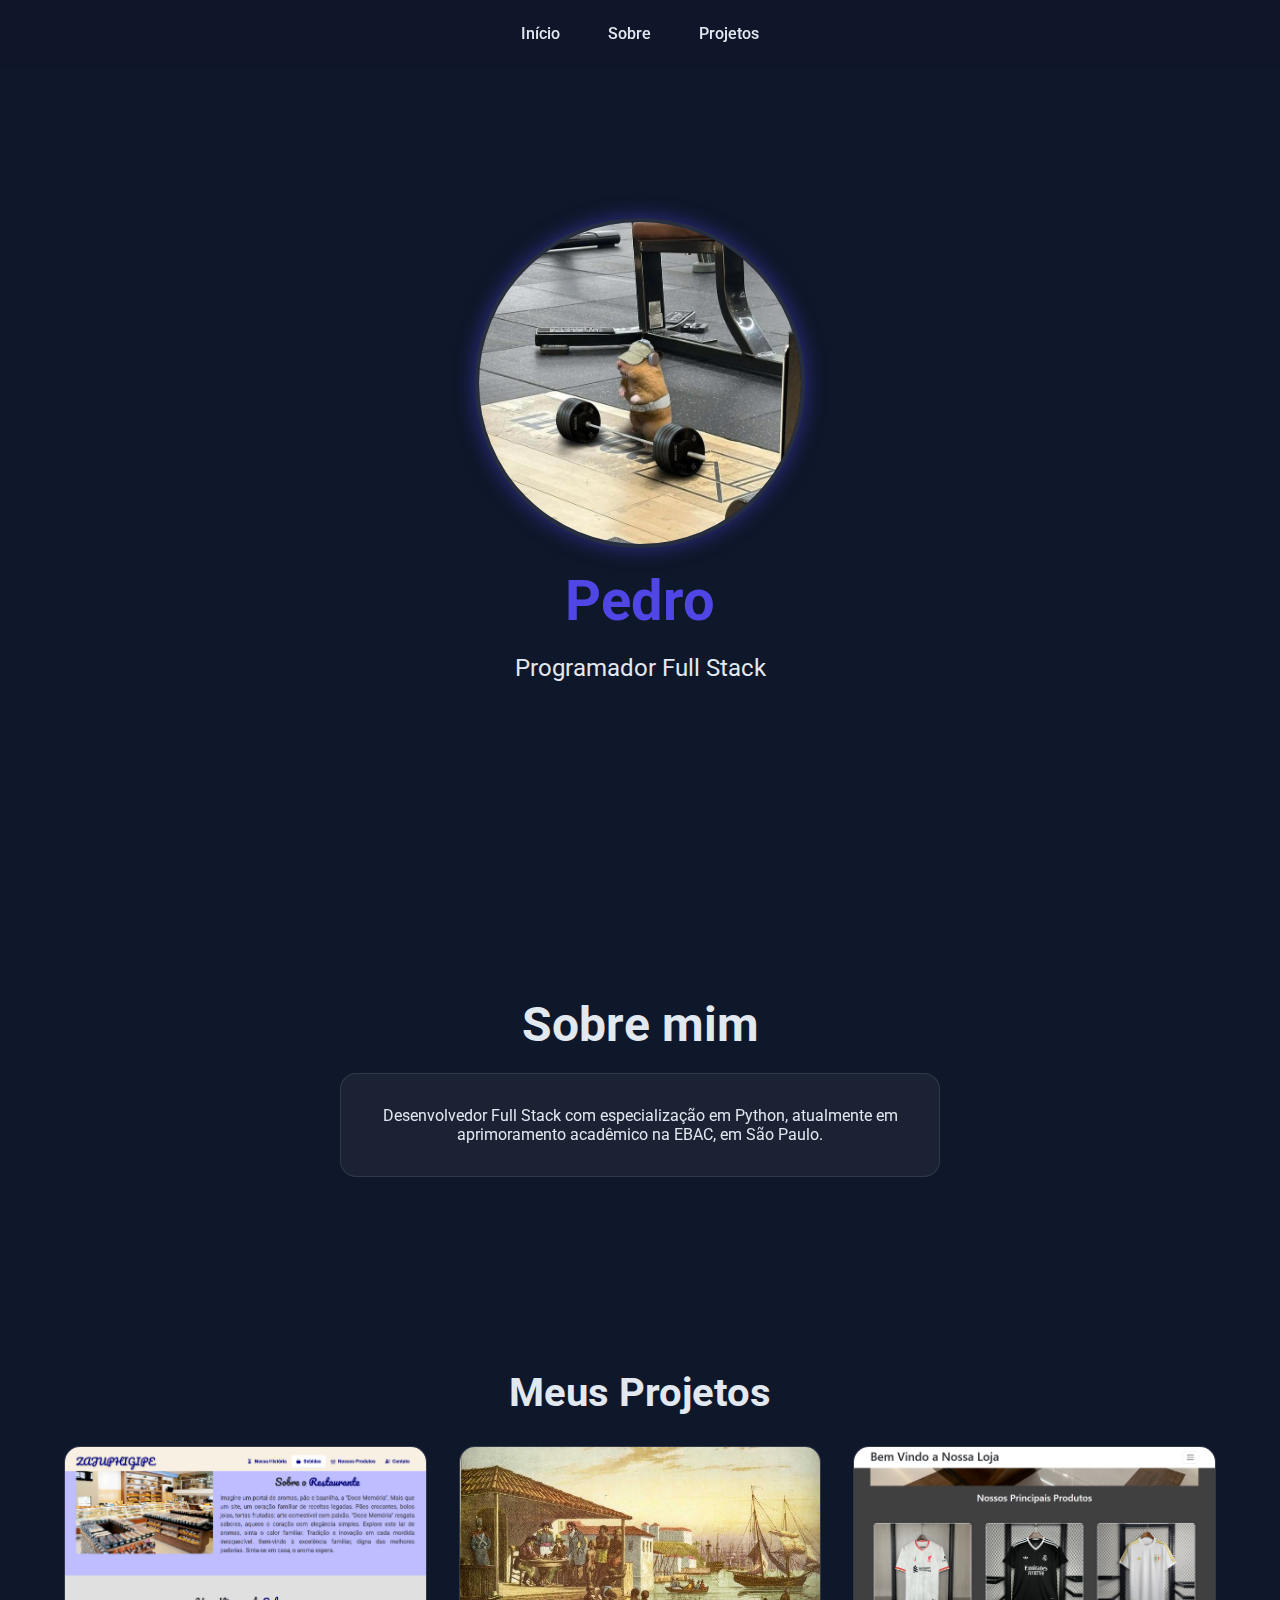
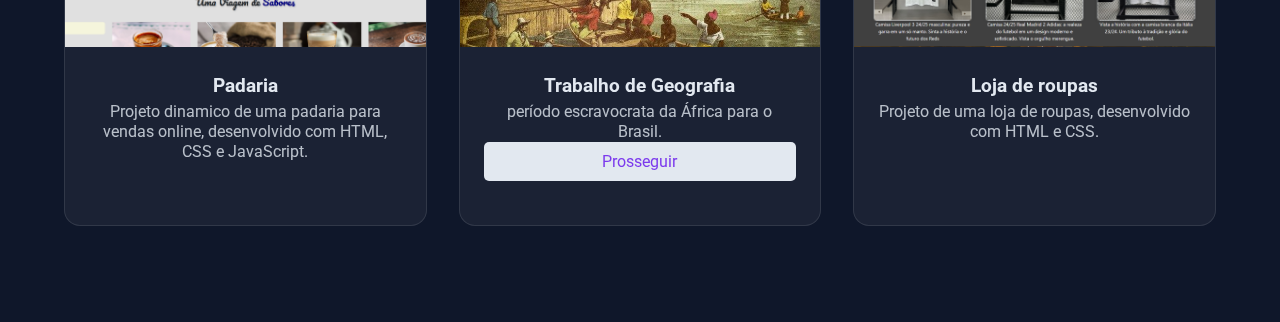
<file: index2.html>
<!DOCTYPE html>
<html lang="pt-BR">
<head>
    <meta charset="UTF-8">
    <meta name="viewport" content="width=device-width, initial-scale=1.0">
    <title>Pedro</title>
    <link rel="stylesheet" href="styles.css">
    
    <link rel="preconnect" href="https://fonts.googleapis.com">
    <link rel="preconnect" href="https://fonts.gstatic.com" crossorigin>
    <link href="https://fonts.googleapis.com/css2?family=Bungee&family=Roboto&display=swap" rel="stylesheet">
</head>
<body>
    <nav class="navegacao">
        <ul class="menu">
            <li>
                <a href="#inicio" class="menu-link">Início</a>
            </li>
            <li>
                <a href="#sobre" class="menu-link">Sobre</a>
            </li>
            <li>
                <a href="#projetos" class="menu-link">Projetos</a>
            </li>
        </ul>
    </nav>
    <main id="inicio" class="cabecalho">
            <img src="./img/82e9d3965336a3045c7facdafa497080.jpg" alt="Foto do pedro" class="foto-perfil">
            <h1>Pedro</h1>
            <p class="cabecalho-sub-titulo">Programador Full Stack</p>
    </main>
    <section id="sobre" class="sobre">
        <h2 class="sobre-titulo">Sobre mim</h2>
        <div class="sobre-caixa">
            <p class="sobre-paragrafo">
                Desenvolvedor Full Stack com especialização em Python, atualmente em aprimoramento acadêmico na EBAC, em São Paulo.
            </p>
        </div>
    </section>
    <section id="projetos" class="projetos">
        <h2 class="projetos-titulo">Meus Projetos</h2>
        <div class="projetos-caixa">
            <div class="projetos-card">
                <img src="./img/Captura de tela 2025-06-10 234807.png" alt="Projeto 1" class="projetos-imagem">
                <div class="caixa-textos-projeto">
                    <h3 class="info-projetos">Padaria</h3>
                    <p class="paragrafo-projetos">
                        Projeto dinamico de uma padaria para vendas online, desenvolvido com HTML, CSS e JavaScript.
                    </p>
                </div>
            </div>
            <div class="projetos-card">
                <img src="./img/29f649abb6e8d143744ac19169bf1918.jpg" alt="Projeto 2" class="projetos-imagem">
                <div class="caixa-textos-projeto">
                    <h3 class="info-projetos">Trabalho de Geografia</h3>
                    <p class="paragrafo-projetos">
                        período escravocrata da África para o Brasil.
                    </p>
                    <a href="index3.html" class="button">Prosseguir</a>
                </div>
            </div>
            <div class="projetos-card">
                <img src="./img/Captura de tela 2025-06-10 235024.png" alt="Projeto 1" class="projetos-imagem">
                <div class="caixa-textos-projeto">
                    <h3 class="info-projetos">Loja de roupas</h3>
                    <p class="paragrafo-projetos">
                        Projeto de uma loja de roupas, desenvolvido com HTML e CSS.
                    </p>
                </div>
            </div>
        </div>
</body>
</html>
</file>
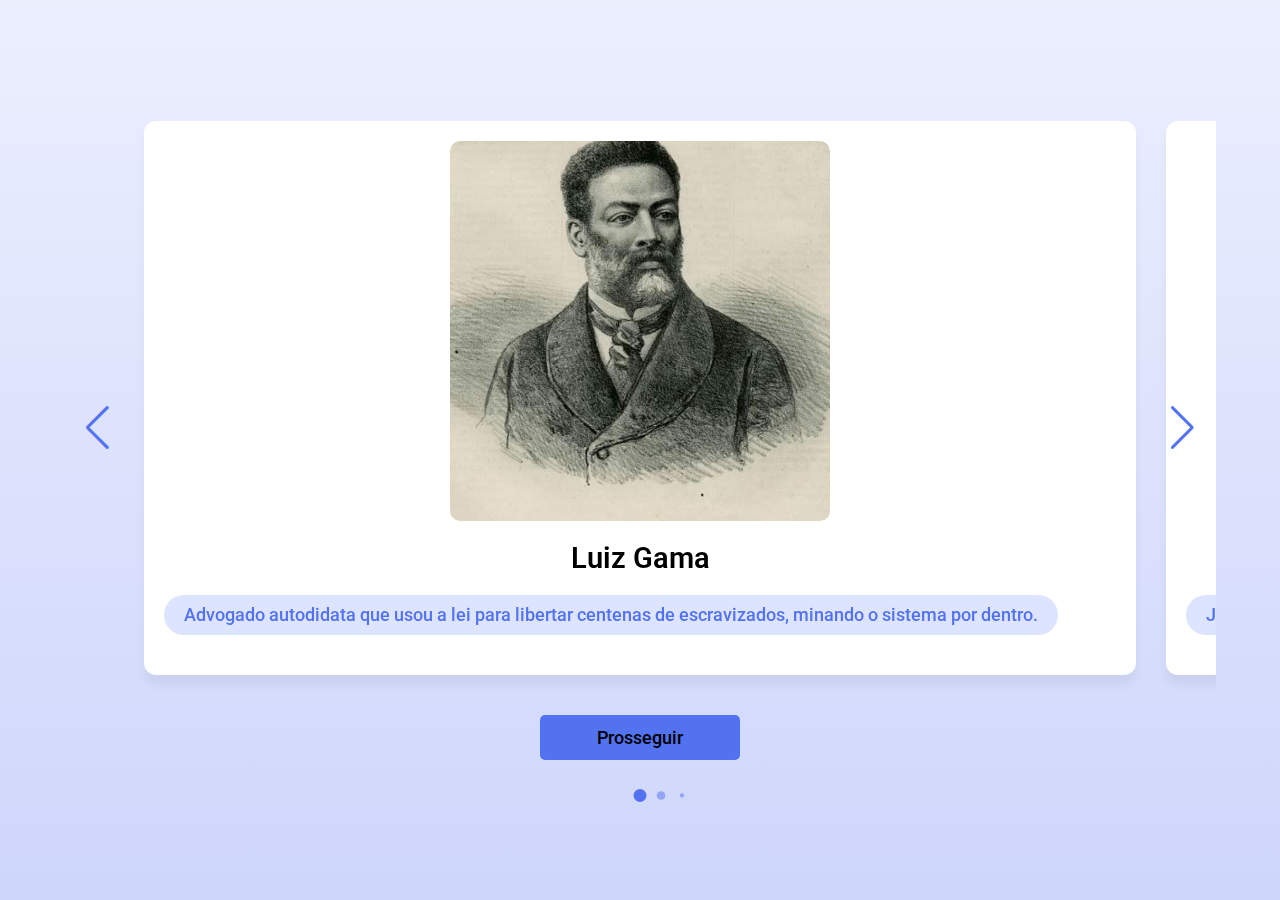
<file: index3.html>
<!DOCTYPE html>
<html lang="pt-BR">
<head>
    <meta charset="UTF-8">
    <meta name="viewport" content="width=device-width, initial-scale=1.0">
    <title>Historia</title>
    <link rel="stylesheet" href="styles1.css">
    <link rel="stylesheet" href="https://cdn.jsdelivr.net/npm/swiper@11/swiper-bundle.min.css">

    <link rel="preconnect" href="https://fonts.googleapis.com">
    <link rel="preconnect" href="https://fonts.gstatic.com" crossorigin>
    <link href="https://fonts.googleapis.com/css2?family=Bungee&family=Roboto&display=swap" rel="stylesheet">
</head>
<body>
    <div class="container swiper">
        <div class="card-wrapper">
            <ul class="card-list swiper-wrapper">
                <li class="card-item swiper-slide">
                    <a href="#" class="card-link">
                        <img src="./img/11593a18b72266aeda1c8876e656635d.jpg" alt="Luiz Gama" class="card-image">
                        <h2 class="card-title">
                            Luiz Gama
                        </h2>
                        <p class="badge">
                            Advogado autodidata que usou a lei para libertar centenas de escravizados, minando o sistema por dentro.
                        </p>
                    </a>
                </li>
                <li class="card-item swiper-slide">
                    <a href="#" class="card-link">
                        <img src="./img/7aa69b87a2d6e374bf325b907a090a51.jpg" alt="José do Patrocínio" class="card-image">
                        <h2 class="card-title">
                            José do Patrocínio
                        </h2>
                        <p class="badge">
                            Jornalista e ativista que mobilizou a opinião pública através da imprensa abolicionista.
                        </p>
                    </a>
                </li>
                <li class="card-item swiper-slide">
                    <a href="#" class="card-link">
                        <img src="./img/7e56d953baab7b4a757d5c8ff888cf38.jpg" alt="André Rebouças" class="card-image">
                        <h2 class="card-title">
                            André Rebouças
                        </h2>
                        <p class="badge">
                            Engenheiro e abolicionista que defendeu a inclusão social e econômica dos ex-escravizados.
                        </p>
                    </a>
                </li>
                <li class="card-item swiper-slide">
                    <a href="#" class="card-link">
                        <img src="./img/582b39c527167008369a86d4911b84fa.jpg" alt="Joaquim Nabuco" class="card-image">
                        <h2 class="card-title">
                            Joaquim Nabuco
                        </h2>
                        <p class="badge">
                            Jurista e político que liderou a campanha abolicionista no parlamento e articulou o movimento.
                        </p>
                    </a>
                </li>
                <li class="card-item swiper-slide">
                    <a href="#" class="card-link">
                        <img src="./img/f1f9bb85f207c8c3a26bcd8155c892eb.jpg" alt="Princesa Isabel" class="card-image">
                        <h2 class="card-title">
                            Princesa Isabel
                        </h2>
                        <p class="badge">
                            Regente que assina a Lei Áurea, oficializando o fim da escravidão no Brasil.
                        </p>
                    </a>
                </li>
                <li class="card-item swiper-slide">
                    <a href="#" class="card-link">
                        <img src="./img/2790efeaca67cef26a9a8e3be979c727.jpg" alt="Maria Firmina dos Reis" class="card-image">
                        <h2 class="card-title">
                            Maria Firmina dos Reis
                        </h2>
                        <p class="badge">
                            Escritora pioneira que denunciou os horrores da escravidão pela literatura.
                        </p>
                    </a>
                </li>
                <li class="card-item swiper-slide">
                    <a href="#" class="card-link">
                        <img src="./img/4654f7fa52fb16b1f81c6c164a0b3942.jpg" alt="Castro Alves" class="card-image">
                        <h2 class="card-title">
                            Castro Alves
                        </h2>
                        <p class="badge">
                            Poeta que, com sua obra, emocionou e conscientizou a sociedade sobre a causa abolicionista.
                        </p>
                    </a>
                </li>
            </ul>
            <a href="index4.html" class="button-class">Prosseguir</a>

            <div class="swiper-pagination"></div>
            <div class="swiper-button-prev"></div>
            <div class="swiper-button-next"></div>
        </div>
    </div>
    <script src="https://cdn.jsdelivr.net/npm/swiper@11/swiper-bundle.min.js"></script>
    <script src="script.js"></script>
</body>
</html>
</file>
<file: styles.css>
:root {
    --primaria: #4f46e5;
    --secundaria: #7c3aed;
    --escuro: #0f172a;
    --maisEscuro: #0a0f1c;
    --claro: #e2e8f0;
    --vidro : rgba(255, 255, 255, 0.1);
}

*{
    margin: 0;
    padding: 0;
    box-sizing: border-box;
    font-family: 'Roboto' , sans-serif;
}

html {
    scroll-behavior: smooth;
    overflow-x: hidden;
    width: 100%;
}

body {
    background-color: var(--escuro);
    color: var(--claro);
    display: flex;
    flex-direction: column;
    justify-content: center;
    align-items: center;
    min-height: 100vh;
    overflow-x: hidden;
    width: 100%;
}

.navegacao {
    position: fixed;
    top: 0;
    background: rgba(15, 23, 42, 0.8);
    width: 100%;
    z-index: 100;
    padding: 1.5rem;
}

.menu {
    display: flex;
    justify-content: center;
    list-style: none;
    gap: 3rem;
    flex-wrap: wrap;
    padding: 0 1rem;
}

.menu-link {
    text-decoration: none;
    color: var(--claro);
    font-weight: 500;
    position: relative;
    padding: 0.5rem 0;
    white-space: nowrap; 
}

.menu-link::after {
    content: '';
    height: 2px;
    width: 0;
    position: absolute;
    bottom: 0;
    left: 0;
    background: linear-gradient(90deg, var(--primaria), var(--secundaria));
    transition: width 0.5s ease;
}

.menu-link:hover::after {
    width: 100%;
}

.cabecalho {
    min-height: 100vh;
    display: flex;
    justify-content: center;
    align-items: center;
    flex-direction: column;
    text-align: center;
    padding: 2rem;
    width: 100%;
    overflow: hidden; 
}

.foto-perfil {
    width: 330px;
    height: 330px;
    box-shadow: 0 0 20px rgba(79, 70, 229, 0.5);
    border-radius: 50%;
    border: 4px solid var(--vidro);
    object-fit: cover;
    max-width: 90vw;
    max-height: 90vh;
}

h1 {
    font-size: 3.5rem;
    font-weight: bold;
    color: var(--primaria);
    margin: 20px 0;
    word-break: break-word;
    padding: 0 1rem;
    width: 100%; 
}

.cabecalho-sub-titulo {
    font-size: 1.5rem;
    color: var(--claro);
    padding: 0 1rem;
    width: 100%;
}

.sobre {
    padding: 6rem 2rem;
    width: 100%;
    overflow: hidden;
}

.sobre-titulo {
    font-size: 3rem;
    color: var(--claro);
    text-align: center;
    margin-bottom: 20px;
    padding: 0 1rem;
}

.sobre-caixa {
    padding: 2rem;
    max-width: 600px;
    width: 90vw;
    margin: 0 auto;
    border-radius: 16px;
    border: 1px solid var(--vidro);
    backdrop-filter: blur(10px);
    background: rgba(255, 255, 255, 0.05);
}

.sobre-paragrafo {
    text-align: center;
    font-size: 1rem;
}

.projetos {
    padding: 6rem 2rem;
    overflow: hidden;
}

.projetos-titulo {
    text-align: center;
    font-size: 2.5rem;
    margin-bottom: 30px;
    padding: 0 1rem;
}

.projetos-card:hover {
    box-shadow: 0 10px 20px rgba(79, 70, 229, 0.2);
    transform: translateY(-10px) scale(1.03);
}



.projetos-imagem {
    height: 200px;
    width: 100%;
    object-fit: cover;
}

.projetos-caixa {
    display: grid;
    grid-template-columns: repeat(auto-fill, minmax(300px, 1fr));
    gap: 2rem;
    max-width: 1200px;
    width: 90vw;
    margin: 0 auto;
}

.projetos-card {
    background: rgba(255, 255, 255, 0.05);
    border-radius: 16px;
    backdrop-filter: blur(5px);
    border: 1px solid var(--vidro);
    overflow: hidden;
    text-align: center;
    transition: all 0.5s ease;
    cursor: pointer;
}

.info-projetos {
    margin-bottom: 5px;
}

.caixa-textos-projeto {
    padding: 1.5rem;
}

.paragrafo-projetos {
    color: rgba(226, 232, 240, 0.8);
    line-height: 1.25rem;
}

.button { 
    display: inline-block; 
    padding: 10px 20px;
    background-color: var(--claro);
    color: var(--secundaria);
    text-align: center; 
    text-decoration: none; 
    border-radius: 5px;
    cursor: pointer;
    font-size: 16px;
    border: none;
    transition: background-color 0.3s ease;
    text-align: center; 
    width: 100%;
    margin-bottom: 20px;
}

.button:hover {
    background-color: var(--claro);
}

@media (max-width: 1024px) {
    .navegacao {
        padding: 1rem 1rem; 
    }

    .menu {
        gap: 0.8rem;
        align-items: center; 
    }

    .menu-link {
        font-size: 1em; 
    }

    .cabecalho {
        padding: 4rem 1rem; 
    }

    .foto-perfil {
        width: 250px; 
        height: 250px;
        max-width: 80vw;
        max-height: 80vw;
    }

    h1 {
        font-size: 2.5rem; 
    }

    .cabecalho-sub-titulo {
        font-size: 1.2rem; 
    }

    .sobre {
        padding: 4rem 1rem;
    }

    .sobre-titulo {
        font-size: 2rem;
    }

    .sobre-caixa {
        width: 95vw; 
        max-width: 500px; 
    }

    .sobre-paragrafo {
        font-size: 0.95rem;
    }

    .projetos {
        padding: 4rem 1rem;
    }

    .projetos-titulo {
        font-size: 2rem;
    }

    .projetos-caixa {
        grid-template-columns: repeat(auto-fill, minmax(min(280px, 90vw), 1fr));
        gap: 1.5rem;
        width: 95vw;
        max-width: 95%; 
    }

    .caixa-textos-projeto {
        padding: 1rem;
    }

    .paragrafo-projetos {
        font-size: 0.9em;
    }

    .button {
        padding: 8px 15px;
        font-size: 0.9em;
        min-width: 100px;
    }
}

@media (max-width: 480px) {
    h1 {
        font-size: 2rem;
    }

    .cabecalho-sub-titulo {
        font-size: 1rem;
    }

    .foto-perfil {
        width: 160px;
        height: 160px;
    }

    .sobre-titulo, .projetos-titulo {
        font-size: 1.8rem;
    }
}
</file>
<file: styles1.css>
*{
    margin: 0;
    padding: 0;
    box-sizing: border-box;
    font-family: 'Roboto', sans-serif;
}

body {
    display: flex;
    align-items: center;
    justify-content: center;
    min-height: 100vh;
    background: linear-gradient(#ECEFFE, #CED6FB);
    flex-direction: column;
    width: 100%;
    overflow-x: hidden;
}

.container.swiper {
    width: 90%; 
    max-width: 1200px; 
    padding: 30px 0; 
    margin: 50px auto; 
    display: flex;
    flex-direction: column; 
    align-items: center; 
}


.card-list {
    list-style: none;
}


.card-wrapper {
    width: 100%; 
    padding: 0 60px; 
    overflow: hidden; 
    display: flex; 
    flex-direction: column; 
    align-items: center; 
}

.card-list .card-item .card-link {
    user-select: none;
    display: block;
    background: #fff;
    padding: 18px;
    border-radius: 12px;
    text-decoration: none;
    border: 2px solid transparent;
    box-shadow: 0 10px 10px rgba(0, 0, 0, 0.05);
    transition: .05s ease;
    height: 100%; 
}

.card-list .card-item .card-link:active {
    cursor: grabbing;
}

.card-list .card-item .card-link:hover {
    border-color: #5372F0;
}

.card-list .card-link .card-image {
    width: 100%;
    max-width: 320px;
    aspect-ratio: 9 / 9;
    object-fit: cover;
    border-radius: 10px;
    margin-bottom: 15px;
    margin-left: auto; 
    margin-right: auto; 
    display: block; 
}

.card-list .card-link .badge {
    color: #5372F0;
    padding: 8px 16px;
    font-size: 0.95rem;
    font-weight: 500;
    margin: 16px 0 18px;
    background: #DDE4FF;
    width: fit-content;
    border-radius: 50px;
}

.card-list .card-link .card-title {
    font-size: 1.19rem;
    font-weight: 600;
    color: #000;
    margin-bottom: 8px;
    text-align: center; 
    width: 100%; 
}

.card-wrapper .swiper-pagination-bullet {
    height: 13px;
    width: 13px;
    opacity: 0.5;
    background: #5372F0;
    margin-top: 30px;
}

.card-wrapper .swiper-pagination-bullet-active {
    opacity: 1;
}

.swiper-button-next,
.swiper-button-prev {
    color: #5372F0 !important; 
    top: 50%; 
    transform: translateY(-50%);
    font-size: 2.5rem !important; 
    margin: 0 10px; 
    z-index: 20; 
}

.swiper-button-prev {
    left: 10px; 
}

.swiper-button-next {
    right: 10px; 
}

.button-class { 
    display: block; 
    padding: 10px 20px;
    font-weight: 500;
    margin: 30px auto 20px; 
    background-color: #5372F0; 
    color: #000f;
    text-align: center;
    text-decoration: none;
    border-radius: 5px;
    cursor: pointer;
    font-size: 16px;
    border: none;
    transition: background-color 0.3s ease;
    width: fit-content; 
    min-width: 150px; 
}

.button-class:hover {
    background-color: #fff;
}

@media screen and (min-width: 768px) and (max-width: 1024px) {
    .container.swiper {
        width: 95%;
        padding: 20px 0;
        margin: 40px auto;
    }

    .card-wrapper {
        padding: 0 40px; 
    }

    .card-list .card-link {
        padding: 15px; 
    }

    .card-list .card-link .card-image {
        max-width: 250px; 
        margin-bottom: 10px;
        margin-left: auto; 
        margin-right: auto; 
        display: block; 
    }

    .card-list .card-link .badge {
        font-size: 0.9rem; 
        padding: 7px 14px;
        margin: 10px 0 15px;
    }

    .card-list .card-link .card-title {
        font-size: 1.05rem; 
    }

    .button-class { 
        padding: 10px 20px;
        font-size: 15px;
        min-width: 150px;
        margin-top: 25px;
    }

    .swiper-button-next,
    .swiper-button-prev {
        font-size: 2rem !important; 
        margin: 0 5px;
    }
}

@media screen and (max-width: 767px) {
    .container.swiper {
        width: 98%;
        padding: 10px 0;
        margin: 20px auto;
    }

    .card-wrapper {
        padding: 0 15px;
    }

    .card-list .card-link {
        padding: 8px;
    }

    .card-list .card-link .card-image {
        max-width: 200px; 
        margin-bottom: 8px;
        margin-left: auto; 
        margin-right: auto; 
        display: block; 
    }

    .card-list .card-link .badge {
        font-size: 0.8rem;
        padding: 5px 10px;
        margin: 8px 0 10px;
    }

    .card-list .card-link .card-title {
        font-size: 0.95rem;
    }

    .button-class { 
        padding: 8px 15px;
        font-size: 13px;
        min-width: 120px;
        margin-top: 15px;
    }

    .swiper-button-next,
    .swiper-button-prev {
        font-size: 1.5rem !important;
        margin: 0 2px;
    }
}

@media screen and (min-width: 1025px) {
    .container.swiper {
        width: 90%;
        max-width: 1200px;
        padding: 30px 0;
        margin: 60px auto; 
    }

    .card-wrapper {
        padding: 0 80px; 
    }

    .card-list .card-link .card-image {
        max-width: 380px; 
        margin-bottom: 20px;
        margin-left: auto; 
        margin-right: auto;
        display: block; 
    }

    .card-list .card-link .badge {
        font-size: 1.1rem; 
        padding: 10px 20px;
        margin: 20px 0;
    }

    .card-list .card-link .card-title {
        font-size: 1.8rem; 
    }

    .button-class { 
        font-size: 18px;
        padding: 12px 25px;
        min-width: 200px;
        margin-top: 40px;
    }

    .swiper-button-next,
    .swiper-button-prev {
        font-size: 3rem !important;
    }
}
</file>
